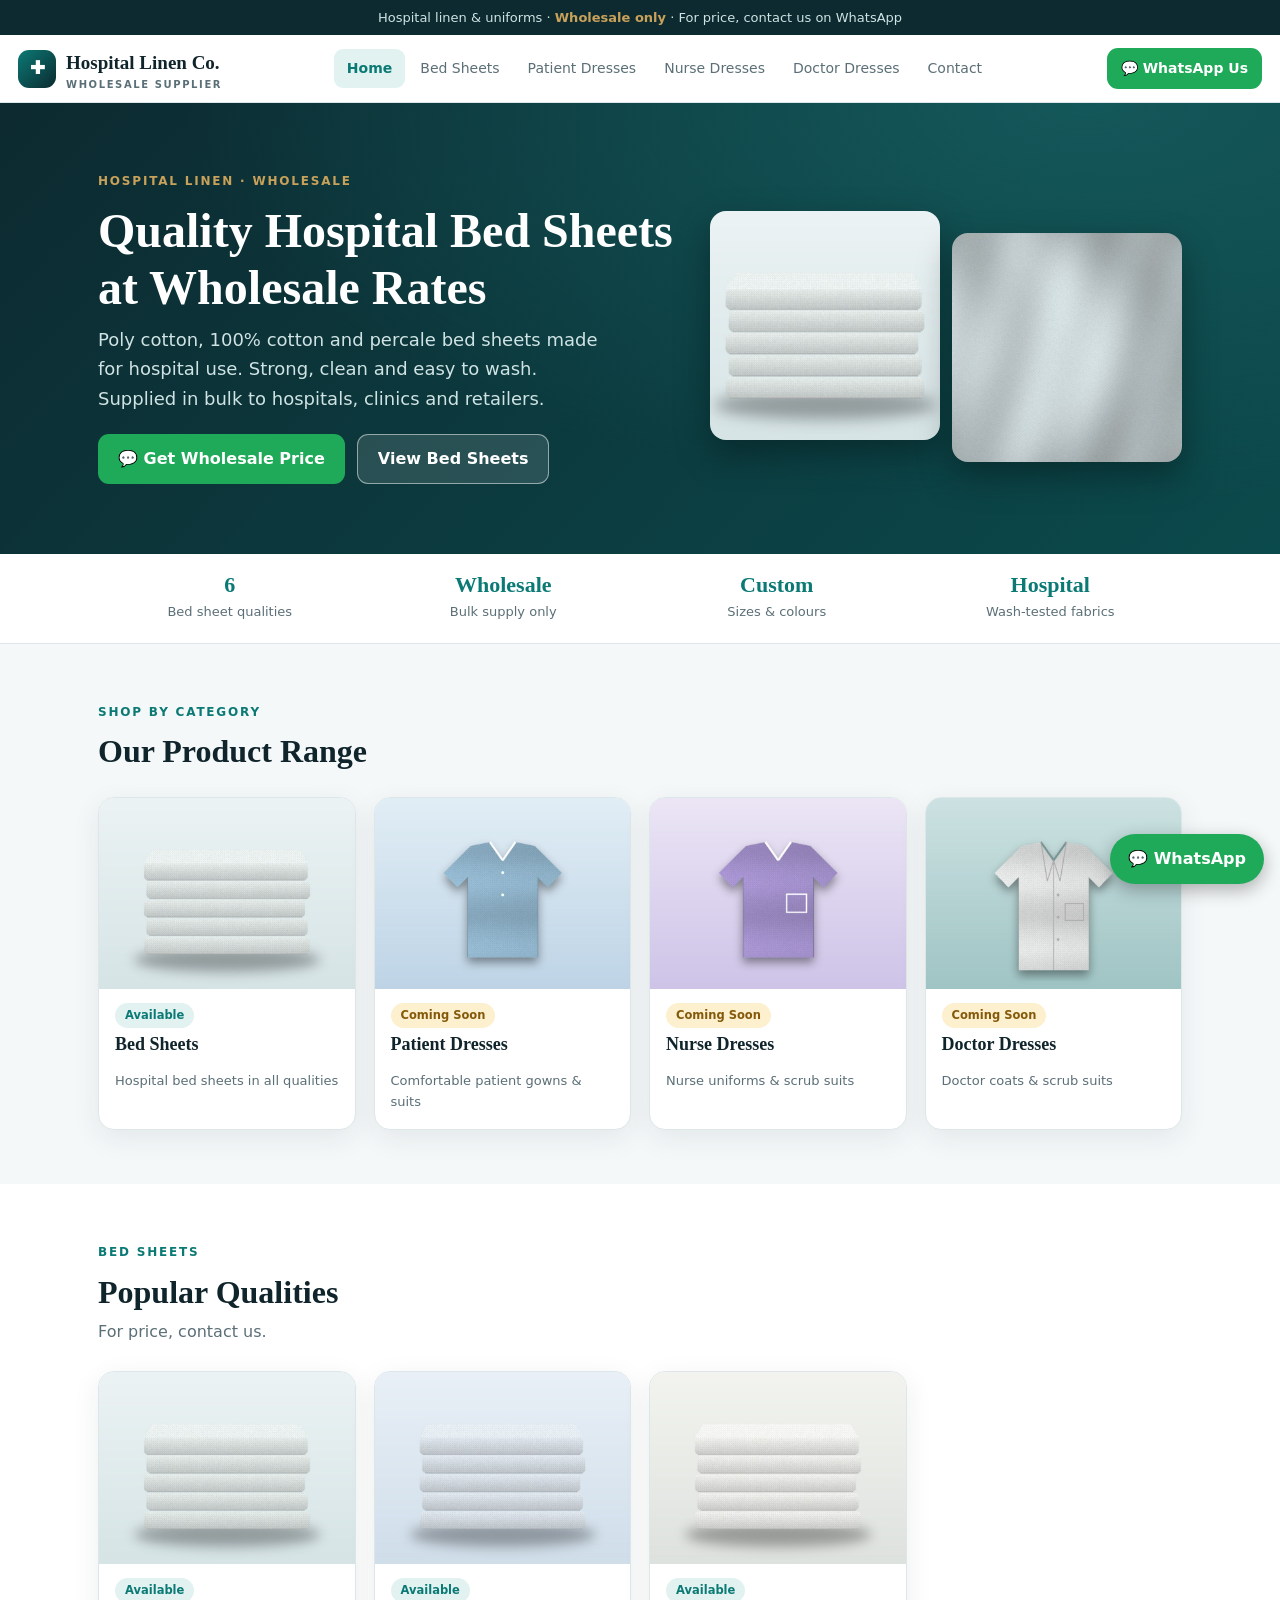
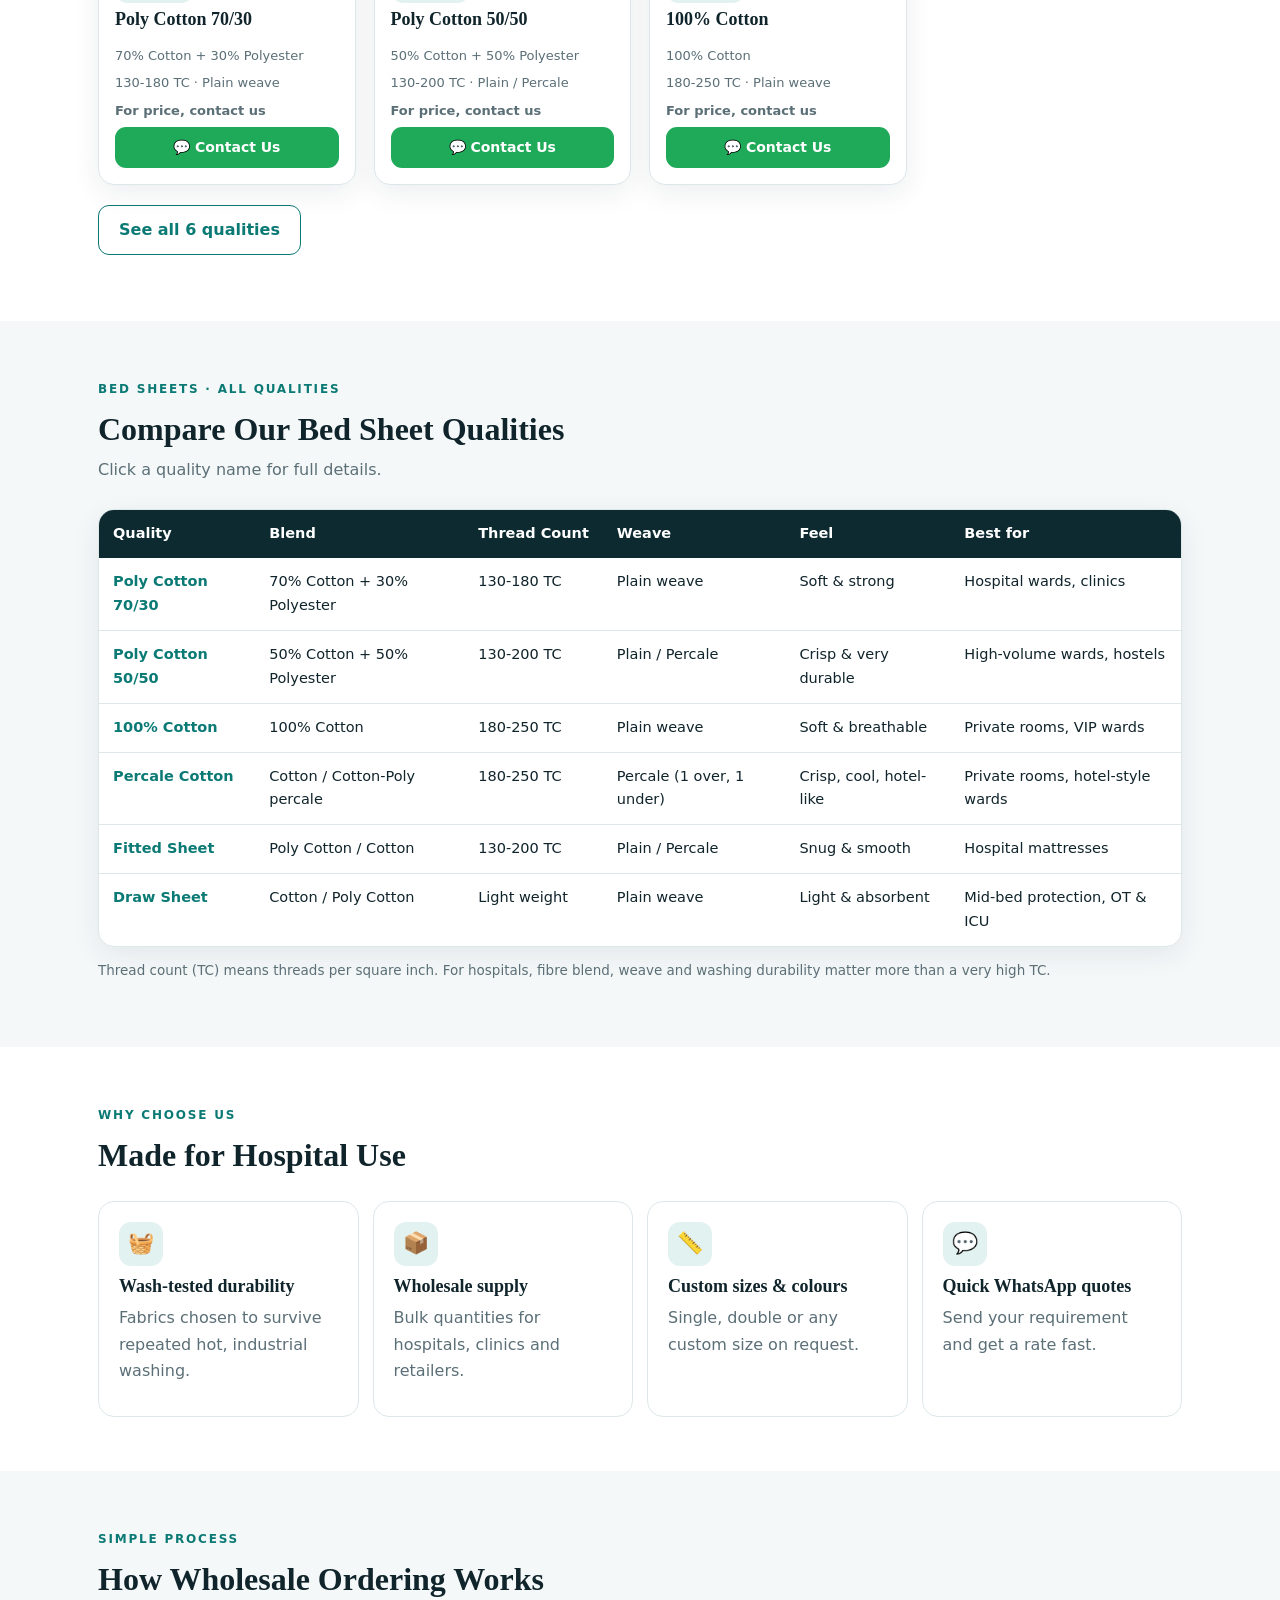
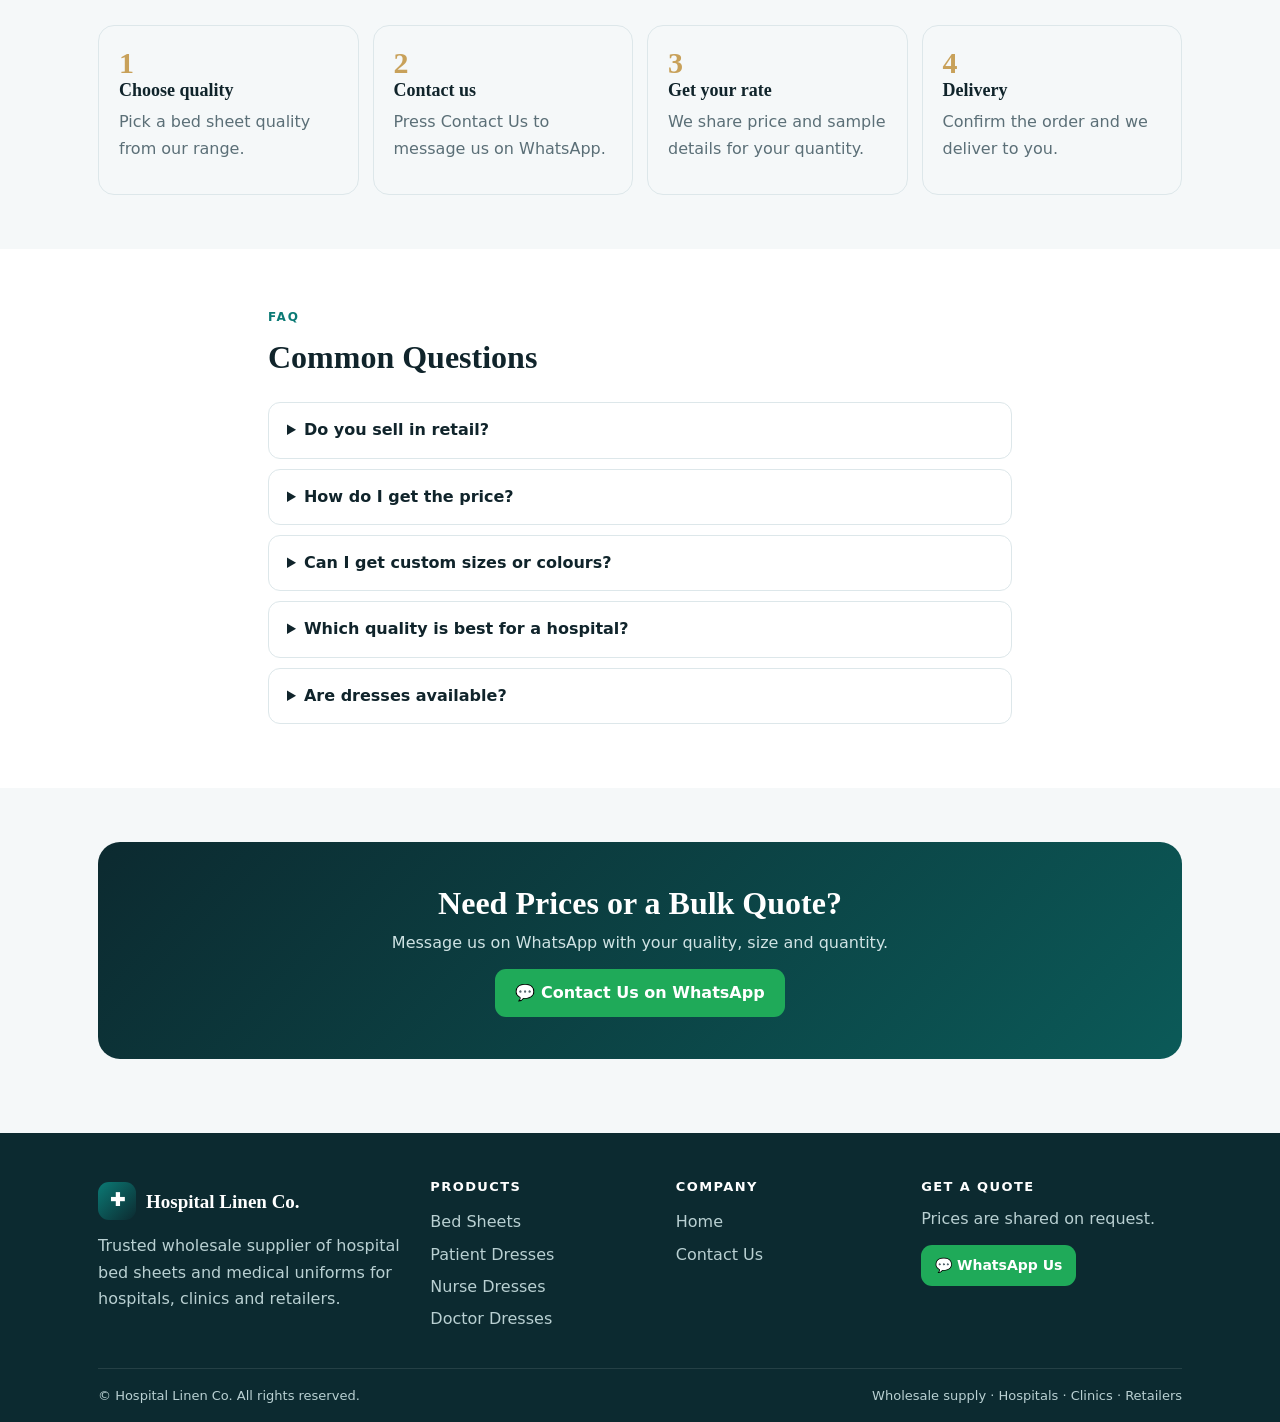
<file: index.html>
<!DOCTYPE html>
<html lang="en">

<head>
  <meta charset="utf-8">
  <meta name="viewport" content="width=device-width, initial-scale=1">
  <title>Hospital Linen Co. – Wholesale Hospital Bed Sheets</title>
  <link rel="stylesheet" href="css/base.css">
  <link rel="stylesheet" href="css/home.css">
</head>

<body data-page="home">
  <div id="site-header"></div>

  <!-- HERO -->
  <div class="hero">
    <div class="wrap g">
      <div>
        <span class="kick">Hospital Linen · Wholesale</span>
        <h1>Quality Hospital Bed Sheets at Wholesale Rates</h1>
        <p>Poly cotton, 100% cotton and percale bed sheets made for hospital use. Strong, clean and easy to wash.
          Supplied in bulk to hospitals, clinics and retailers.</p>
        <div class="btns">
          <a class="btn wa" data-wa="Hello, I want wholesale details for bed sheets">💬 Get Wholesale Price</a>
          <a class="btn w" href="bed-sheets.html">View Bed Sheets</a>
        </div>
      </div>
      <div class="imgs"><img src="images/hero-1.jpg" alt="Folded hospital bed sheets"><img src="images/hero-2.jpg"
          alt="Bed sheet fabric"></div>
    </div>
  </div>

  <!-- STATS -->
  <div class="stats">
    <div class="wrap">
      <div><b>6</b><span>Bed sheet qualities</span></div>
      <div><b>Wholesale</b><span>Bulk supply only</span></div>
      <div><b>Custom</b><span>Sizes &amp; colours</span></div>
      <div><b>Hospital</b><span>Wash-tested fabrics</span></div>
    </div>
  </div>

  <!-- CATEGORIES -->
  <section>
    <div class="wrap">
      <div class="sh"><span class="kick">Shop by category</span>
        <h2>Our Product Range</h2>
      </div>
      <div class="grid">
        <div class="card"><a href="bed-sheets.html"><img src="images/cat-bed-sheets.jpg" alt="Bed Sheets"></a>
          <div class="b"><span class="tag">Available</span><a href="bed-sheets.html">
              <h3>Bed Sheets</h3>
            </a>
            <div class="pill">Hospital bed sheets in all qualities</div>
          </div>
        </div>
        <div class="card"><a href="patient-dresses.html"><img src="images/cat-patient.jpg" alt="Patient Dresses"></a>
          <div class="b"><span class="tag soon">Coming Soon</span><a href="patient-dresses.html">
              <h3>Patient Dresses</h3>
            </a>
            <div class="pill">Comfortable patient gowns &amp; suits</div>
          </div>
        </div>
        <div class="card"><a href="nurse-dresses.html"><img src="images/cat-nurse.jpg" alt="Nurse Dresses"></a>
          <div class="b"><span class="tag soon">Coming Soon</span><a href="nurse-dresses.html">
              <h3>Nurse Dresses</h3>
            </a>
            <div class="pill">Nurse uniforms &amp; scrub suits</div>
          </div>
        </div>
        <div class="card"><a href="doctor-dresses.html"><img src="images/cat-doctor.jpg" alt="Doctor Dresses"></a>
          <div class="b"><span class="tag soon">Coming Soon</span><a href="doctor-dresses.html">
              <h3>Doctor Dresses</h3>
            </a>
            <div class="pill">Doctor coats &amp; scrub suits</div>
          </div>
        </div>
      </div>
    </div>
  </section>

  <!-- FEATURED BED SHEETS (home.js bharta hai) -->
  <section class="alt">
    <div class="wrap">
      <div class="sh"><span class="kick">Bed sheets</span>
        <h2>Popular Qualities</h2>
        <p class="mut">For price, contact us.</p>
      </div>
      <div class="grid" id="home-cards"></div>
      <p style="margin-top:20px"><a class="btn o" href="bed-sheets.html">See all 6 qualities</a></p>
    </div>
  </section>

  <!-- COMPARISON TABLE (home.js bharta hai) -->
  <section>
    <div class="wrap">
      <div class="sh"><span class="kick">Bed sheets · all qualities</span>
        <h2>Compare Our Bed Sheet Qualities</h2>
        <p class="mut">Click a quality name for full details.</p>
      </div>
      <div id="home-table"></div>
      <p class="mut" style="margin-top:12px;font-size:13.5px">Thread count (TC) means threads per square inch. For
        hospitals, fibre blend, weave and washing durability matter more than a very high TC.</p>
    </div>
  </section>

  <!-- WHY US -->
  <section class="alt">
    <div class="wrap">
      <div class="sh"><span class="kick">Why choose us</span>
        <h2>Made for Hospital Use</h2>
      </div>
      <div class="cards2">
        <div class="feat">
          <div class="ic">🧺</div>
          <h3>Wash-tested durability</h3>
          <p class="mut">Fabrics chosen to survive repeated hot, industrial washing.</p>
        </div>
        <div class="feat">
          <div class="ic">📦</div>
          <h3>Wholesale supply</h3>
          <p class="mut">Bulk quantities for hospitals, clinics and retailers.</p>
        </div>
        <div class="feat">
          <div class="ic">📏</div>
          <h3>Custom sizes &amp; colours</h3>
          <p class="mut">Single, double or any custom size on request.</p>
        </div>
        <div class="feat">
          <div class="ic">💬</div>
          <h3>Quick WhatsApp quotes</h3>
          <p class="mut">Send your requirement and get a rate fast.</p>
        </div>
      </div>
    </div>
  </section>

  <!-- STEPS -->
  <section>
    <div class="wrap">
      <div class="sh"><span class="kick">Simple process</span>
        <h2>How Wholesale Ordering Works</h2>
      </div>
      <div class="steps">
        <div>
          <h3>Choose quality</h3>
          <p class="mut">Pick a bed sheet quality from our range.</p>
        </div>
        <div>
          <h3>Contact us</h3>
          <p class="mut">Press Contact Us to message us on WhatsApp.</p>
        </div>
        <div>
          <h3>Get your rate</h3>
          <p class="mut">We share price and sample details for your quantity.</p>
        </div>
        <div>
          <h3>Delivery</h3>
          <p class="mut">Confirm the order and we deliver to you.</p>
        </div>
      </div>
    </div>
  </section>

  <!-- FAQ -->
  <section class="alt">
    <div class="wrap faq">
      <div class="sh"><span class="kick">FAQ</span>
        <h2>Common Questions</h2>
      </div>
      <details>
        <summary>Do you sell in retail?</summary>
        <p class="mut">No, we supply on a wholesale basis only, for hospitals, clinics and retailers.</p>
      </details>
      <details>
        <summary>How do I get the price?</summary>
        <p class="mut">Prices are not listed on the website. Press Contact Us and message us on WhatsApp; we will share
          the rate for your quantity.</p>
      </details>
      <details>
        <summary>Can I get custom sizes or colours?</summary>
        <p class="mut">Yes. Single, double and custom sizes are possible. Tell us your requirement on WhatsApp.</p>
      </details>
      <details>
        <summary>Which quality is best for a hospital?</summary>
        <p class="mut">Poly cotton blends (70/30 or 50/50) are the most common because they survive repeated hot
          washing. Pure cotton and percale suit private rooms.</p>
      </details>
      <details>
        <summary>Are dresses available?</summary>
        <p class="mut">Patient, nurse and doctor dresses are coming soon. Contact us to be told when they launch.</p>
      </details>
    </div>
  </section>

  <!-- CTA -->
  <section>
    <div class="wrap">
      <div class="cta">
        <h2>Need Prices or a Bulk Quote?</h2>
        <p>Message us on WhatsApp with your quality, size and quantity.</p>
        <a class="btn wa" data-wa="Hello, I want a bulk quote">💬 Contact Us on WhatsApp</a>
      </div>
    </div>
  </section>

  <div id="site-footer"></div>

  <script src="js/config.js"></script>
  <script src="js/data.js"></script>
  <script src="js/layout.js"></script>
  <script src="js/cards.js"></script>
  <script src="js/home.js"></script>
</body>

</html>
</file>
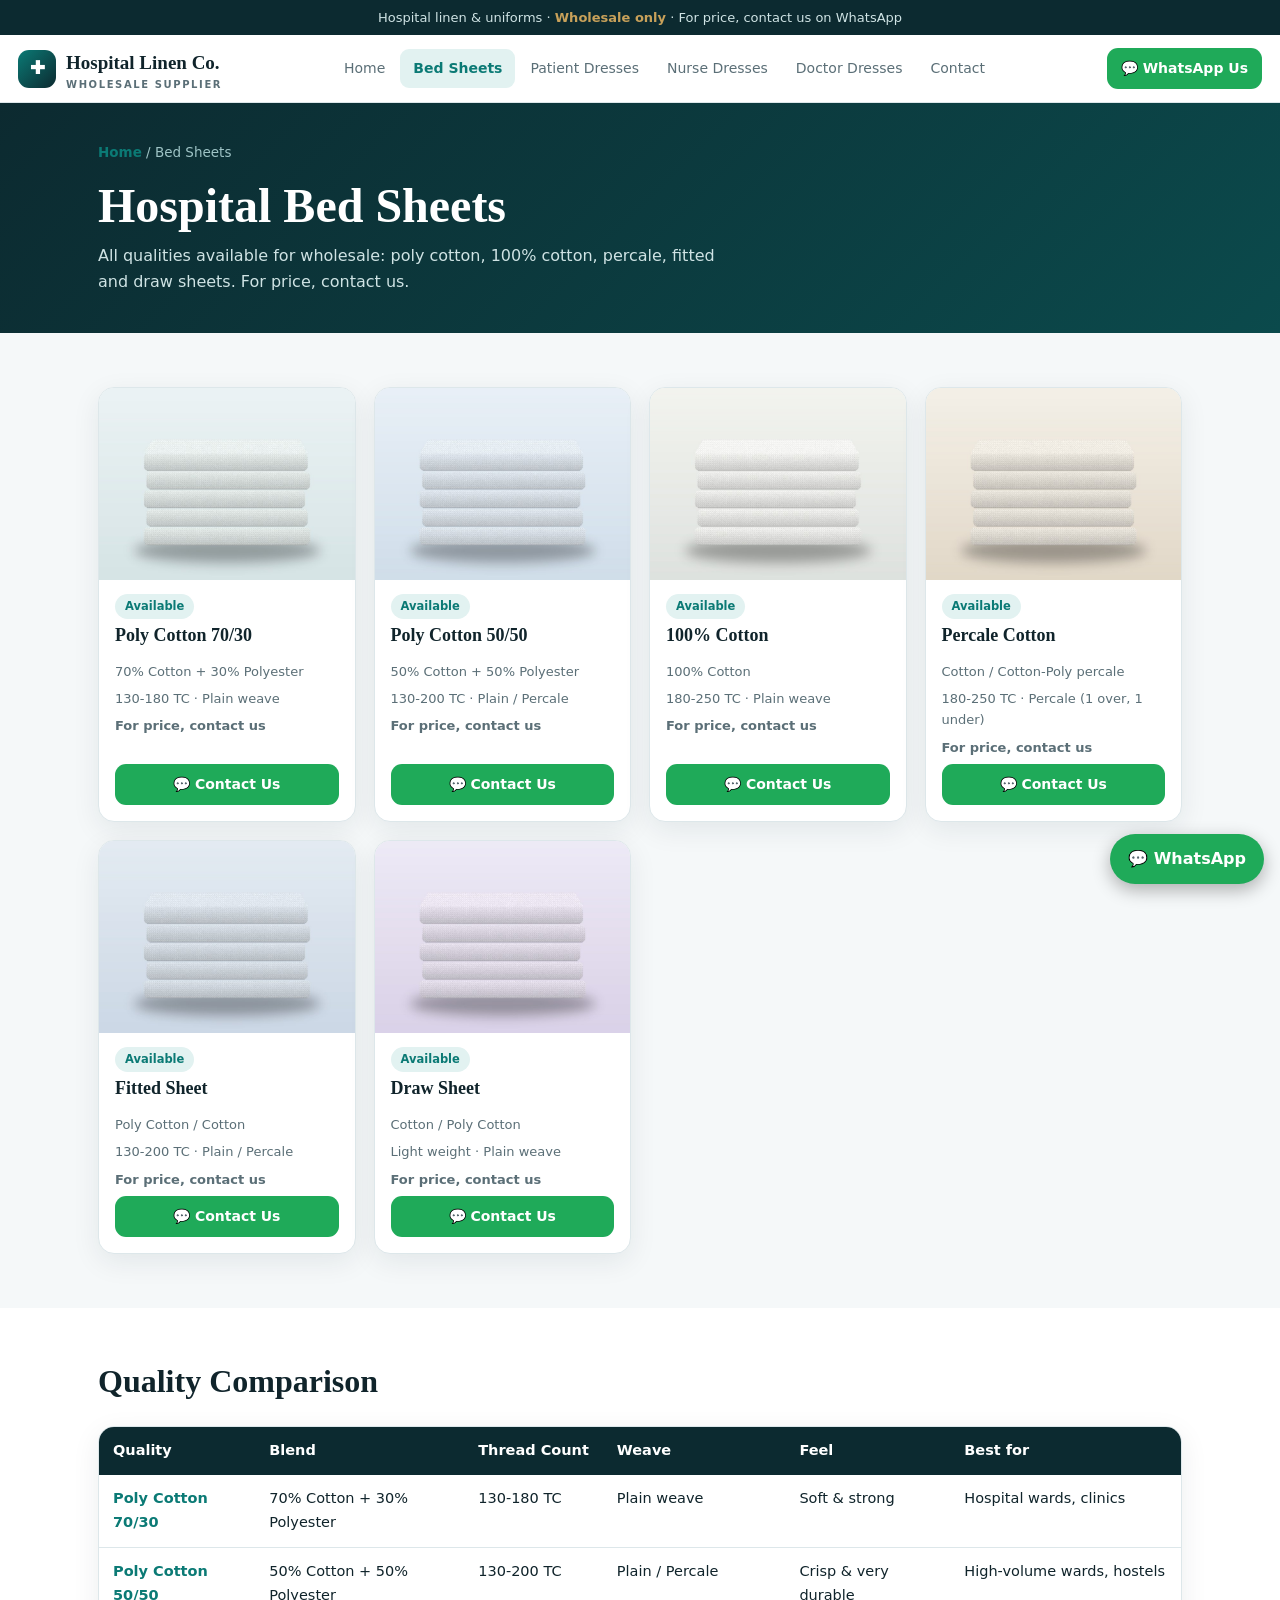
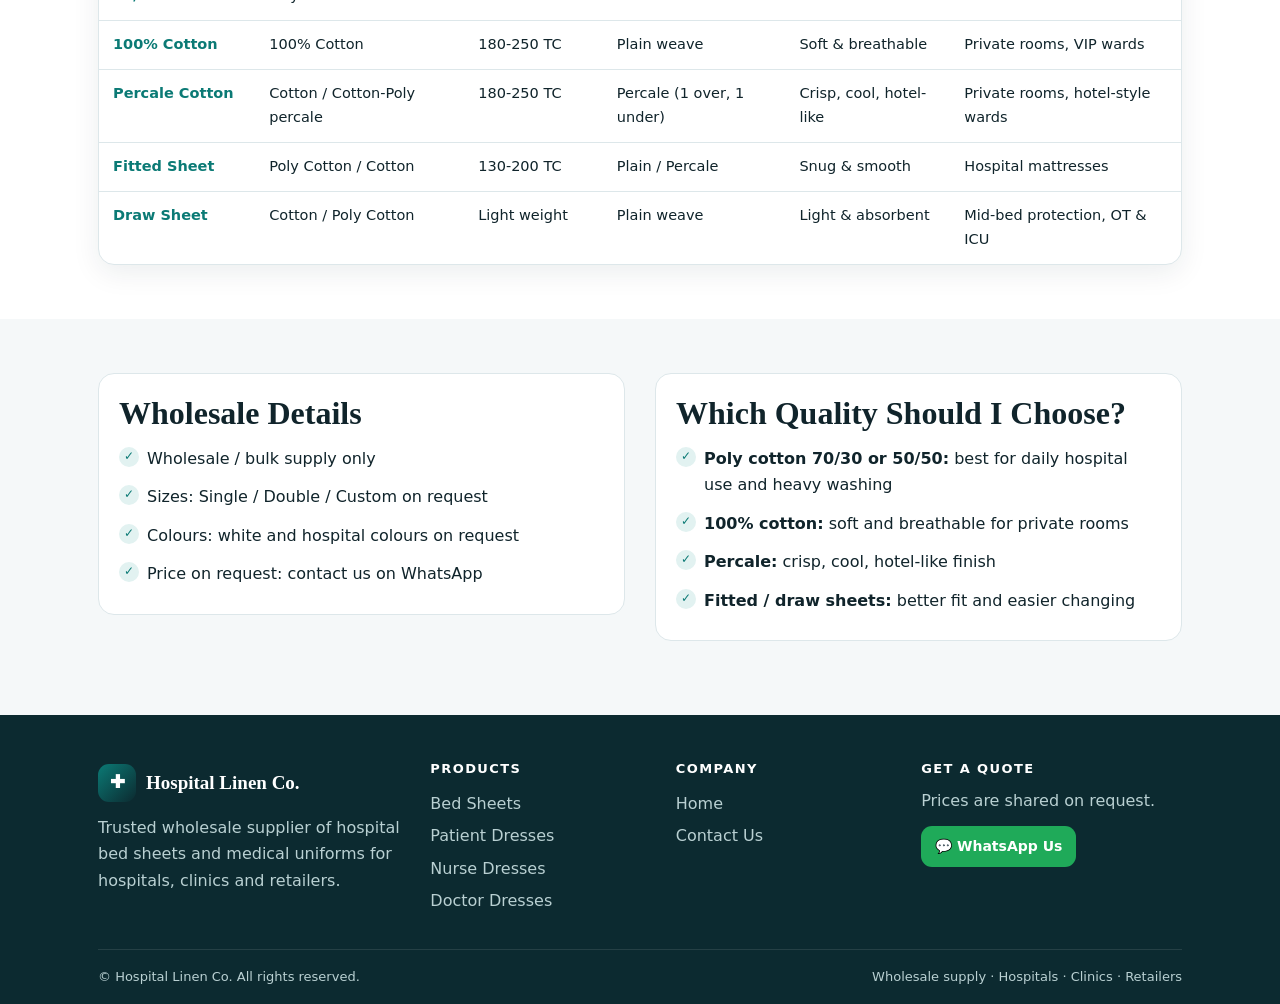
<file: bed-sheets.html>
<!DOCTYPE html>
<html lang="en">
<head>
  <meta charset="utf-8">
  <meta name="viewport" content="width=device-width, initial-scale=1">
  <title>Hospital Bed Sheets – Wholesale | Hospital Linen Co.</title>
  <link rel="stylesheet" href="css/base.css">
  <link rel="stylesheet" href="css/bed-sheets.css">
</head>
<body data-page="bed-sheets">
  <div id="site-header"></div>

  <div class="phead"><div class="wrap">
    <div class="crumb"><a href="index.html">Home</a> / Bed Sheets</div>
    <h1>Hospital Bed Sheets</h1>
    <p>All qualities available for wholesale: poly cotton, 100% cotton, percale, fitted and draw sheets. For price, contact us.</p>
  </div></div>

  <!-- Products (bed-sheets.js bharta hai) -->
  <section><div class="wrap"><div class="grid" id="bs-cards"></div></div></section>

  <section class="alt"><div class="wrap">
    <div class="sh"><h2>Quality Comparison</h2></div>
    <div id="bs-table"></div>
  </div></section>

  <section><div class="wrap two">
    <div class="box">
      <h2>Wholesale Details</h2>
      <ul class="ck">
        <li>Wholesale / bulk supply only</li>
        <li>Sizes: Single / Double / Custom on request</li>
        <li>Colours: white and hospital colours on request</li>
        <li>Price on request: contact us on WhatsApp</li>
      </ul>
    </div>
    <div class="box">
      <h2>Which Quality Should I Choose?</h2>
      <ul class="ck">
        <li><b>Poly cotton 70/30 or 50/50:</b> best for daily hospital use and heavy washing</li>
        <li><b>100% cotton:</b> soft and breathable for private rooms</li>
        <li><b>Percale:</b> crisp, cool, hotel-like finish</li>
        <li><b>Fitted / draw sheets:</b> better fit and easier changing</li>
      </ul>
    </div>
  </div></section>

  <div id="site-footer"></div>

  <script src="js/config.js"></script>
  <script src="js/data.js"></script>
  <script src="js/layout.js"></script>
  <script src="js/cards.js"></script>
  <script src="js/bed-sheets.js"></script>
</body>
</html>
</file>
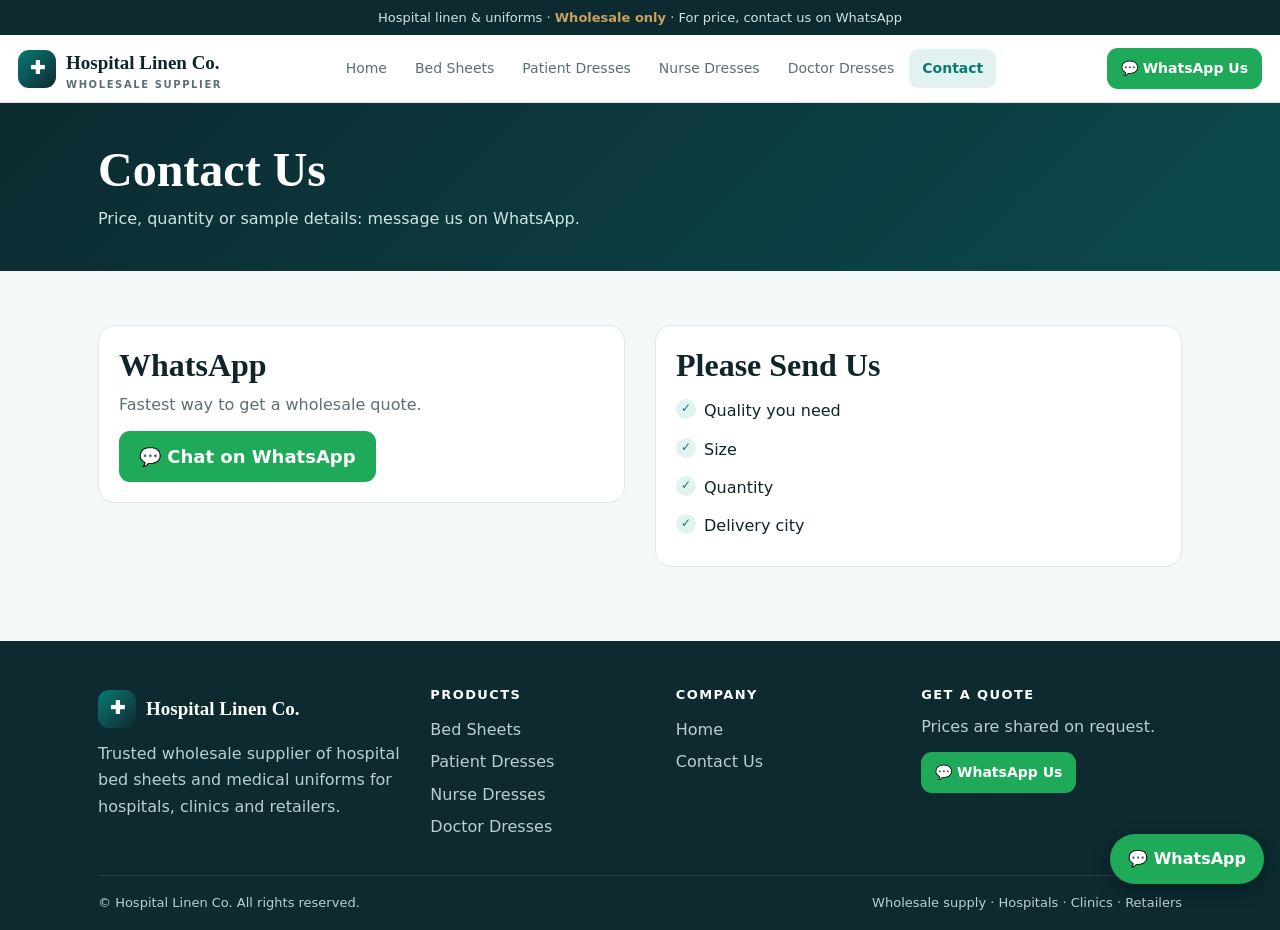
<file: contact.html>
<!DOCTYPE html>
<html lang="en">
<head>
  <meta charset="utf-8">
  <meta name="viewport" content="width=device-width, initial-scale=1">
  <title>Contact Us | Hospital Linen Co.</title>
  <link rel="stylesheet" href="css/base.css">
  <link rel="stylesheet" href="css/contact.css">
</head>
<body data-page="contact">
  <div id="site-header"></div>

  <div class="phead"><div class="wrap"><h1>Contact Us</h1><p>Price, quantity or sample details: message us on WhatsApp.</p></div></div>

  <section><div class="wrap two">
    <div class="box">
      <h2>WhatsApp</h2>
      <p class="mut">Fastest way to get a wholesale quote.</p>
      <a class="btn wa contact-wa" data-wa="Hello, I want wholesale details">💬 Chat on WhatsApp</a>
    </div>
    <div class="box">
      <h2>Please Send Us</h2>
      <ul class="ck"><li>Quality you need</li><li>Size</li><li>Quantity</li><li>Delivery city</li></ul>
    </div>
  </div></section>

  <div id="site-footer"></div>

  <script src="js/config.js"></script>
  <script src="js/layout.js"></script>
</body>
</html>
</file>
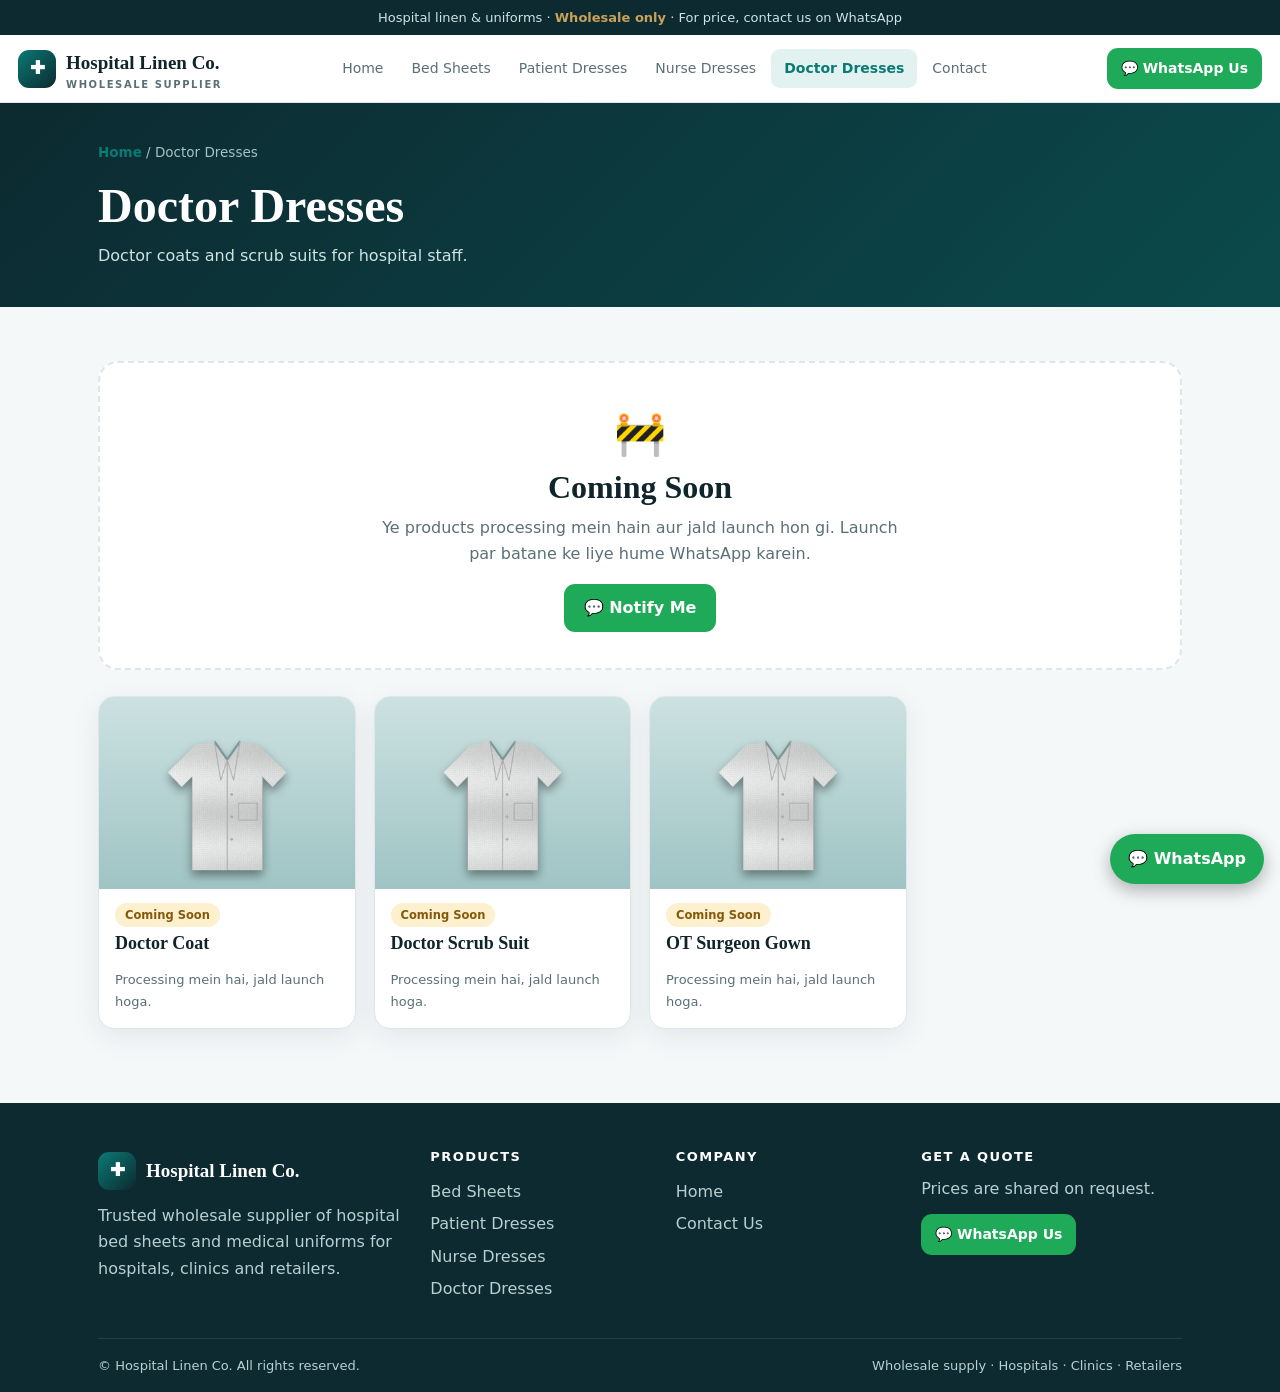
<file: doctor-dresses.html>
<!DOCTYPE html>
<html lang="en">
<head>
  <meta charset="utf-8">
  <meta name="viewport" content="width=device-width, initial-scale=1">
  <title>Doctor Dresses – Coming Soon | Hospital Linen Co.</title>
  <link rel="stylesheet" href="css/base.css">
  <link rel="stylesheet" href="css/coming-soon.css">
</head>
<body data-page="doctor-dresses">
  <div id="site-header"></div>

  <div class="phead"><div class="wrap">
    <div class="crumb"><a href="index.html">Home</a> / Doctor Dresses</div>
    <h1>Doctor Dresses</h1><p>Doctor coats and scrub suits for hospital staff.</p>
  </div></div>

  <section><div class="wrap">
    <div class="soonbox">
      <div class="big">🚧</div>
      <h2>Coming Soon</h2>
      <p class="mut">Ye products processing mein hain aur jald launch hon gi. Launch par batane ke liye hume WhatsApp karein.</p>
      <a class="btn wa" data-wa="Hello, please inform me when Doctor Dresses are launched">💬 Notify Me</a>
    </div>
    <div class="grid">
      <div class="card"><img src="images/cat-doctor.jpg" alt="Doctor Coat"><div class="b"><span class="tag soon">Coming Soon</span><h3>Doctor Coat</h3><div class="pill">Processing mein hai, jald launch hoga.</div></div></div>
      <div class="card"><img src="images/cat-doctor.jpg" alt="Doctor Scrub Suit"><div class="b"><span class="tag soon">Coming Soon</span><h3>Doctor Scrub Suit</h3><div class="pill">Processing mein hai, jald launch hoga.</div></div></div>
      <div class="card"><img src="images/cat-doctor.jpg" alt="OT Surgeon Gown"><div class="b"><span class="tag soon">Coming Soon</span><h3>OT Surgeon Gown</h3><div class="pill">Processing mein hai, jald launch hoga.</div></div></div>
    </div>
  </div></section>

  <div id="site-footer"></div>

  <script src="js/config.js"></script>
  <script src="js/layout.js"></script>
</body>
</html>
</file>
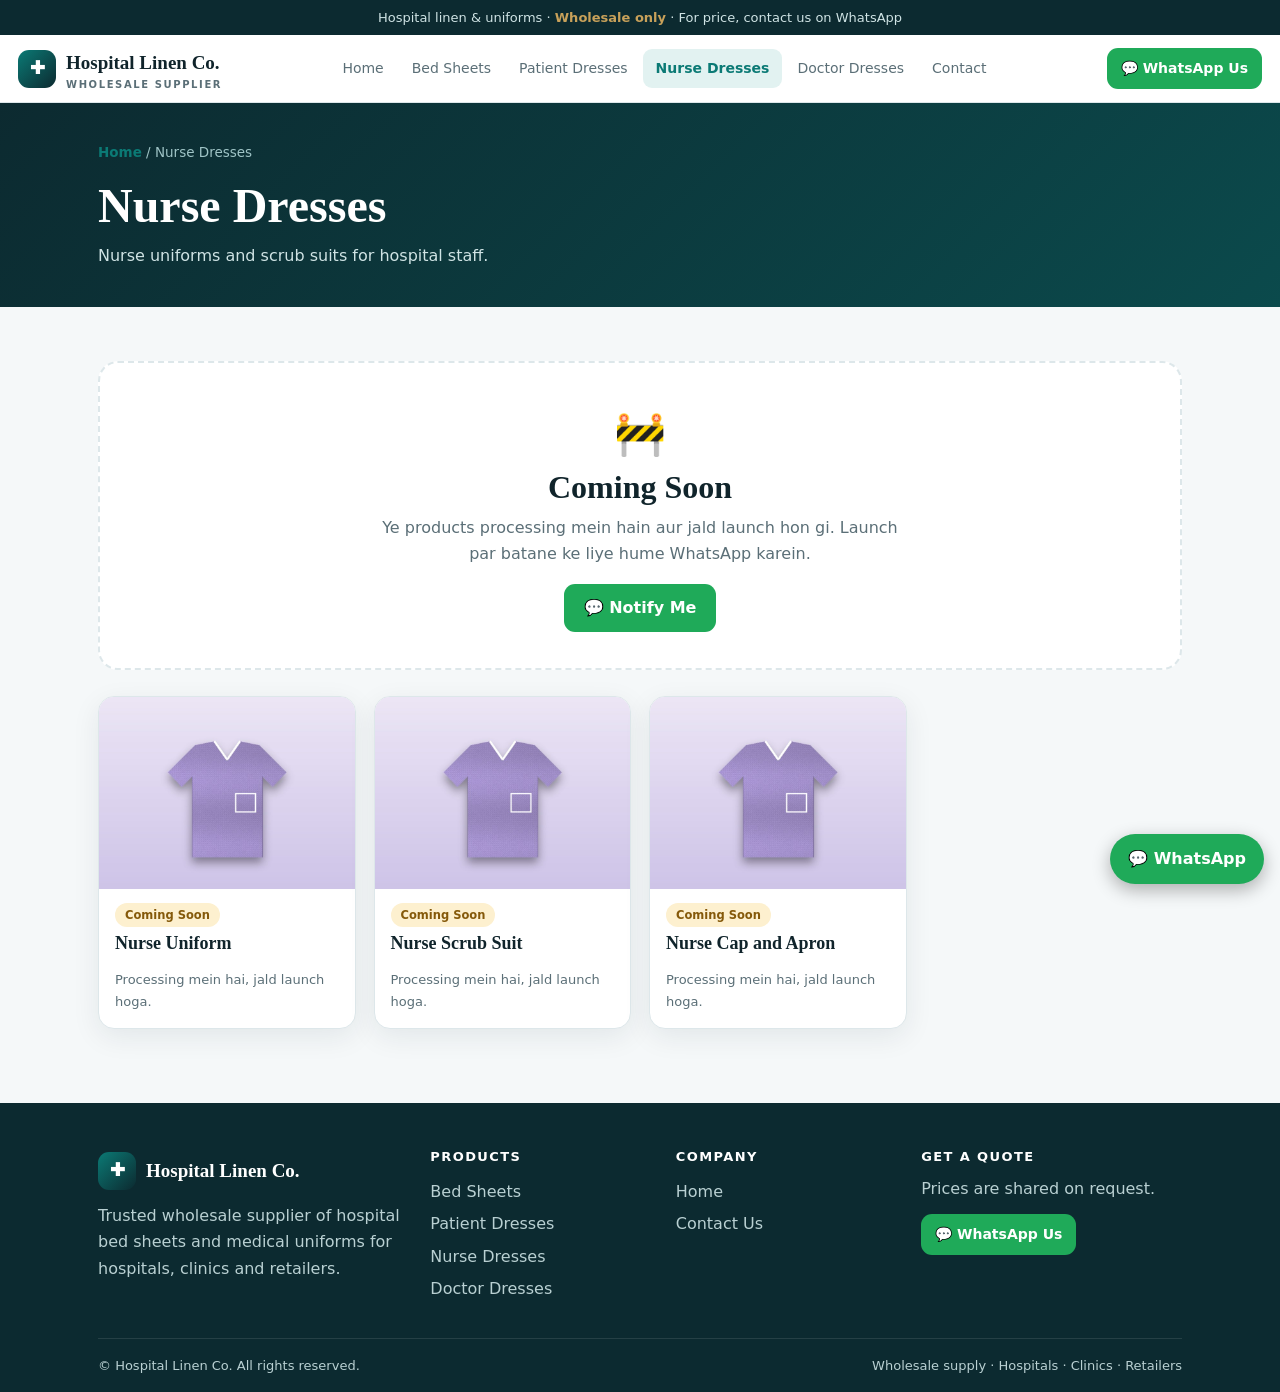
<file: nurse-dresses.html>
<!DOCTYPE html>
<html lang="en">
<head>
  <meta charset="utf-8">
  <meta name="viewport" content="width=device-width, initial-scale=1">
  <title>Nurse Dresses – Coming Soon | Hospital Linen Co.</title>
  <link rel="stylesheet" href="css/base.css">
  <link rel="stylesheet" href="css/coming-soon.css">
</head>
<body data-page="nurse-dresses">
  <div id="site-header"></div>

  <div class="phead"><div class="wrap">
    <div class="crumb"><a href="index.html">Home</a> / Nurse Dresses</div>
    <h1>Nurse Dresses</h1><p>Nurse uniforms and scrub suits for hospital staff.</p>
  </div></div>

  <section><div class="wrap">
    <div class="soonbox">
      <div class="big">🚧</div>
      <h2>Coming Soon</h2>
      <p class="mut">Ye products processing mein hain aur jald launch hon gi. Launch par batane ke liye hume WhatsApp karein.</p>
      <a class="btn wa" data-wa="Hello, please inform me when Nurse Dresses are launched">💬 Notify Me</a>
    </div>
    <div class="grid">
      <div class="card"><img src="images/cat-nurse.jpg" alt="Nurse Uniform"><div class="b"><span class="tag soon">Coming Soon</span><h3>Nurse Uniform</h3><div class="pill">Processing mein hai, jald launch hoga.</div></div></div>
      <div class="card"><img src="images/cat-nurse.jpg" alt="Nurse Scrub Suit"><div class="b"><span class="tag soon">Coming Soon</span><h3>Nurse Scrub Suit</h3><div class="pill">Processing mein hai, jald launch hoga.</div></div></div>
      <div class="card"><img src="images/cat-nurse.jpg" alt="Nurse Cap and Apron"><div class="b"><span class="tag soon">Coming Soon</span><h3>Nurse Cap and Apron</h3><div class="pill">Processing mein hai, jald launch hoga.</div></div></div>
    </div>
  </div></section>

  <div id="site-footer"></div>

  <script src="js/config.js"></script>
  <script src="js/layout.js"></script>
</body>
</html>
</file>
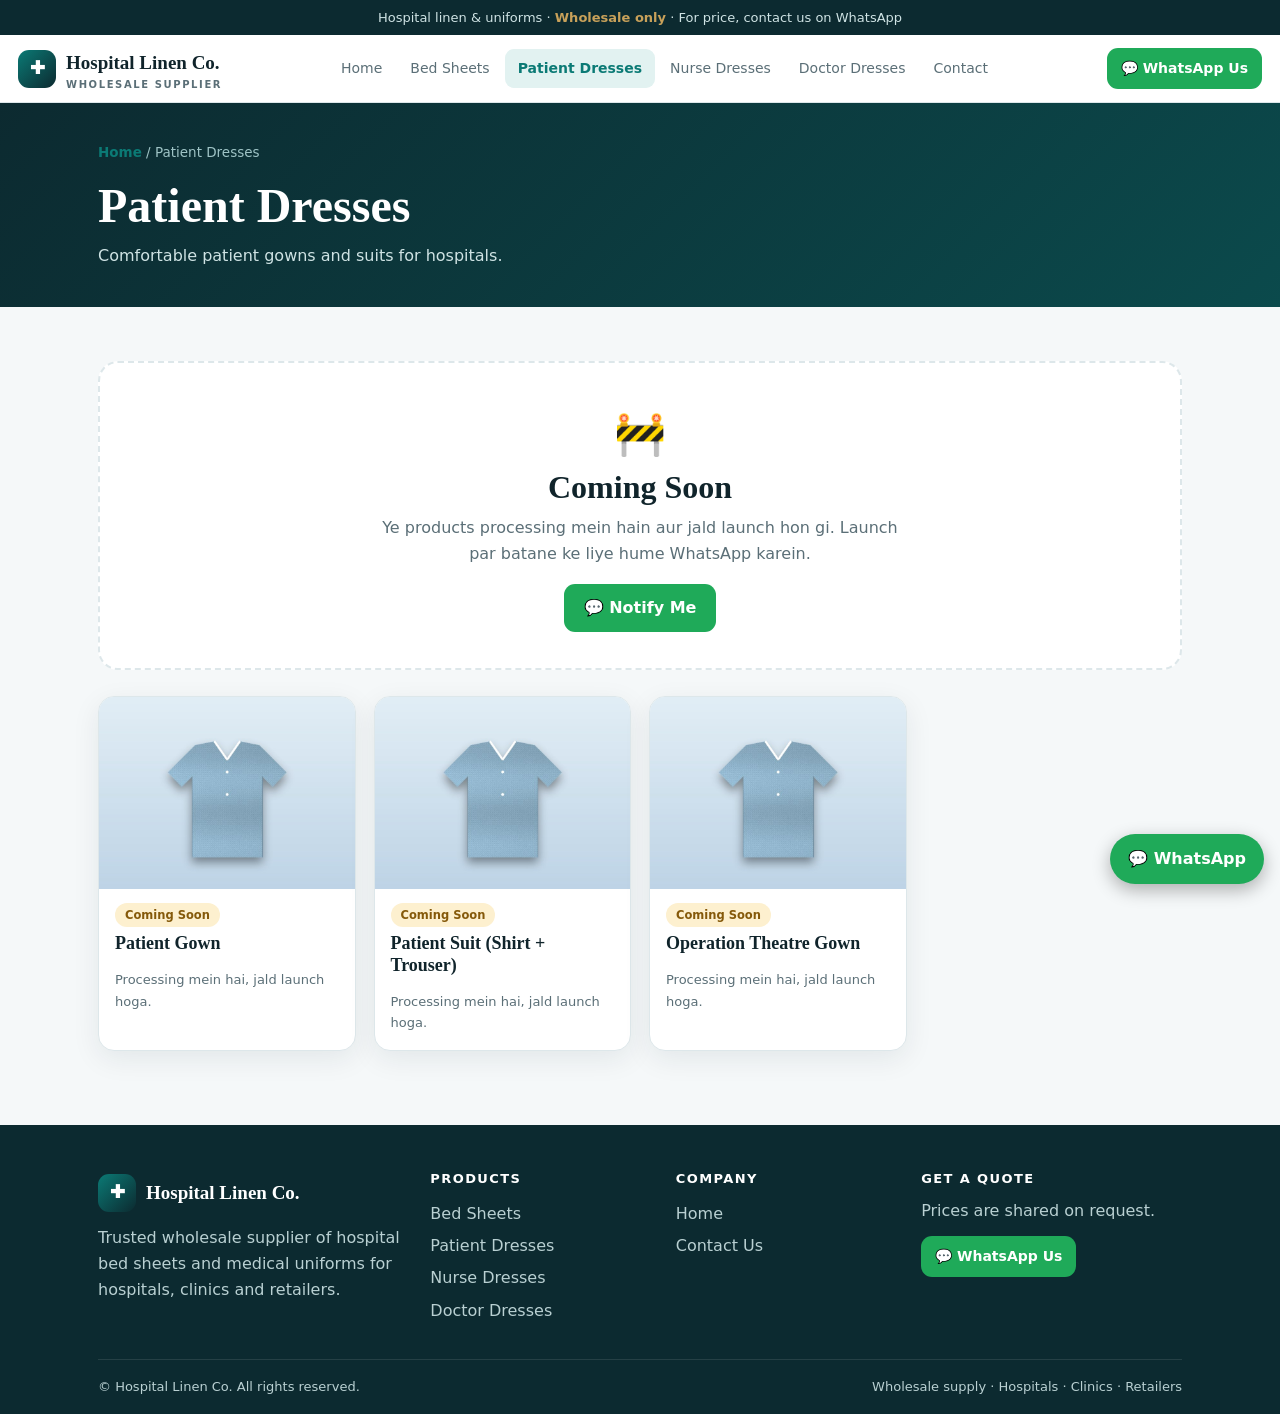
<file: patient-dresses.html>
<!DOCTYPE html>
<html lang="en">
<head>
  <meta charset="utf-8">
  <meta name="viewport" content="width=device-width, initial-scale=1">
  <title>Patient Dresses – Coming Soon | Hospital Linen Co.</title>
  <link rel="stylesheet" href="css/base.css">
  <link rel="stylesheet" href="css/coming-soon.css">
</head>
<body data-page="patient-dresses">
  <div id="site-header"></div>

  <div class="phead"><div class="wrap">
    <div class="crumb"><a href="index.html">Home</a> / Patient Dresses</div>
    <h1>Patient Dresses</h1><p>Comfortable patient gowns and suits for hospitals.</p>
  </div></div>

  <section><div class="wrap">
    <div class="soonbox">
      <div class="big">🚧</div>
      <h2>Coming Soon</h2>
      <p class="mut">Ye products processing mein hain aur jald launch hon gi. Launch par batane ke liye hume WhatsApp karein.</p>
      <a class="btn wa" data-wa="Hello, please inform me when Patient Dresses are launched">💬 Notify Me</a>
    </div>
    <div class="grid">
      <div class="card"><img src="images/cat-patient.jpg" alt="Patient Gown"><div class="b"><span class="tag soon">Coming Soon</span><h3>Patient Gown</h3><div class="pill">Processing mein hai, jald launch hoga.</div></div></div>
      <div class="card"><img src="images/cat-patient.jpg" alt="Patient Suit (Shirt + Trouser)"><div class="b"><span class="tag soon">Coming Soon</span><h3>Patient Suit (Shirt + Trouser)</h3><div class="pill">Processing mein hai, jald launch hoga.</div></div></div>
      <div class="card"><img src="images/cat-patient.jpg" alt="Operation Theatre Gown"><div class="b"><span class="tag soon">Coming Soon</span><h3>Operation Theatre Gown</h3><div class="pill">Processing mein hai, jald launch hoga.</div></div></div>
    </div>
  </div></section>

  <div id="site-footer"></div>

  <script src="js/config.js"></script>
  <script src="js/layout.js"></script>
</body>
</html>
</file>
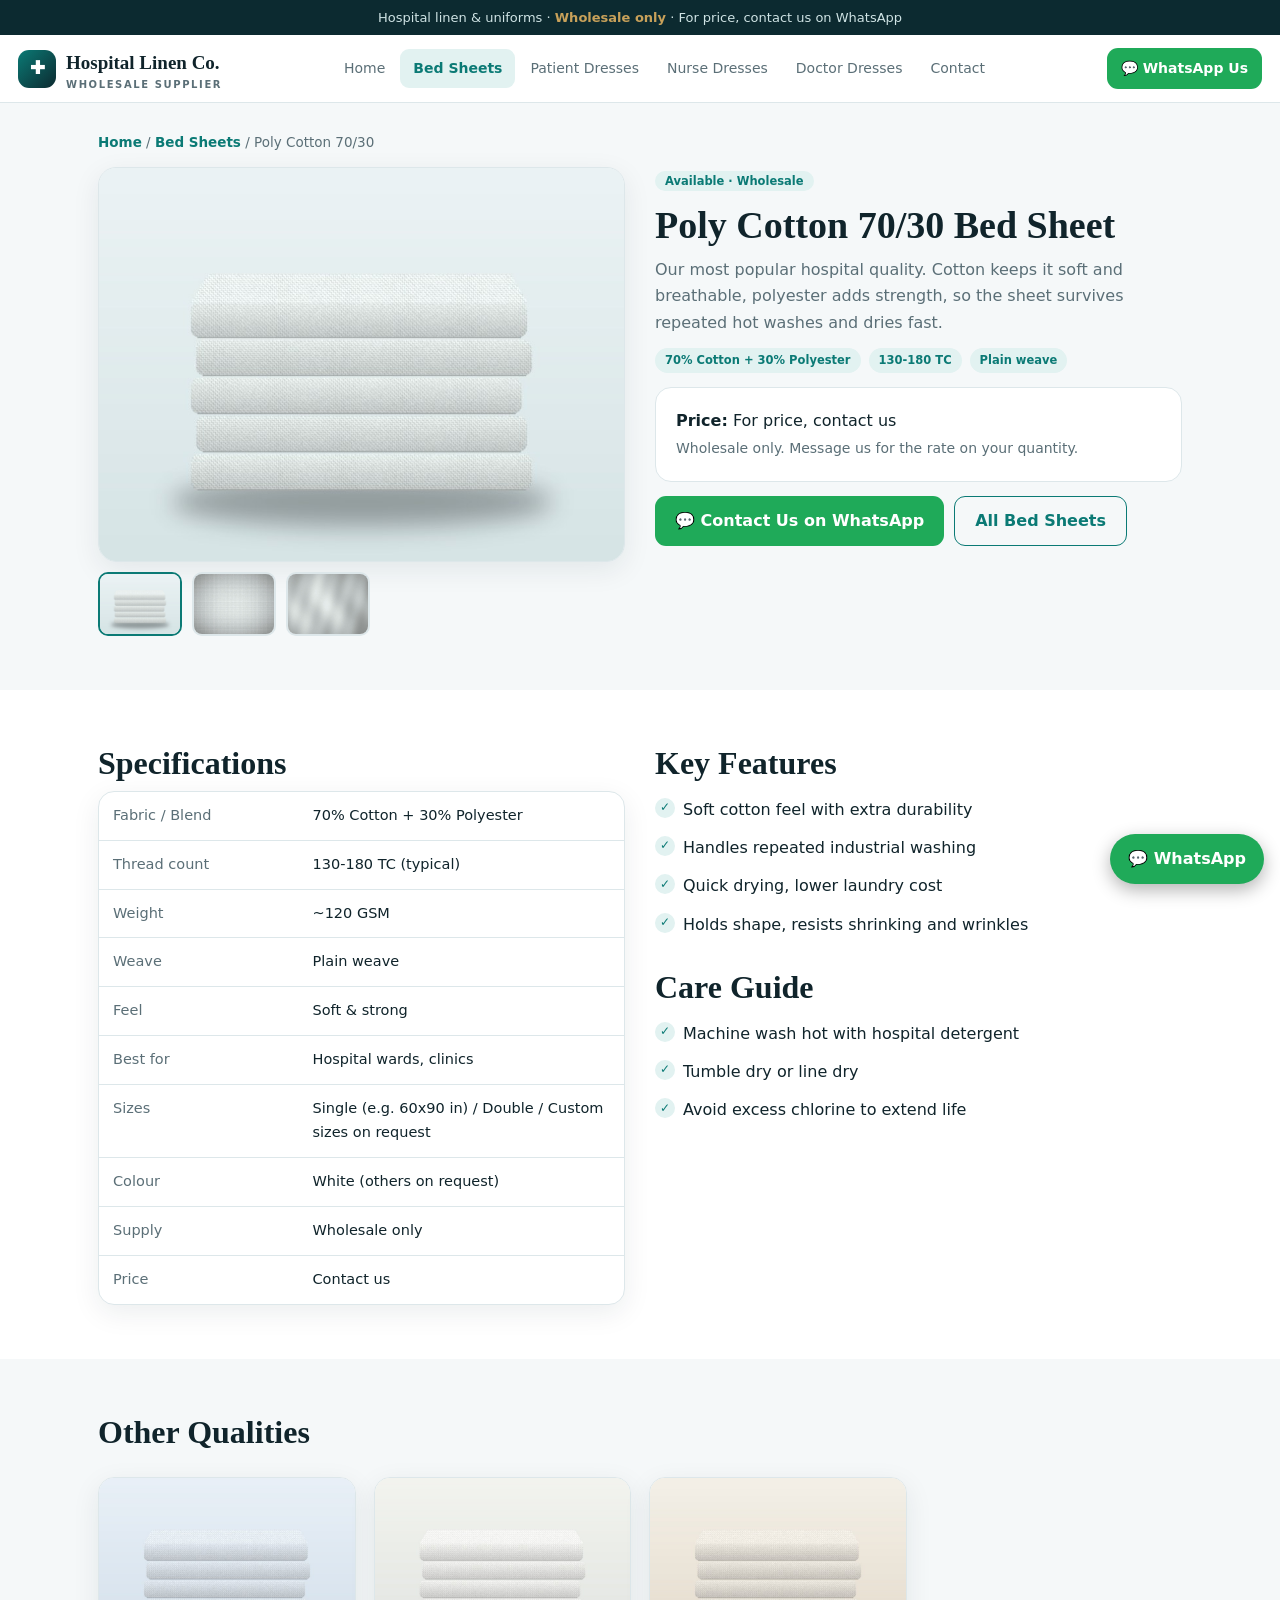
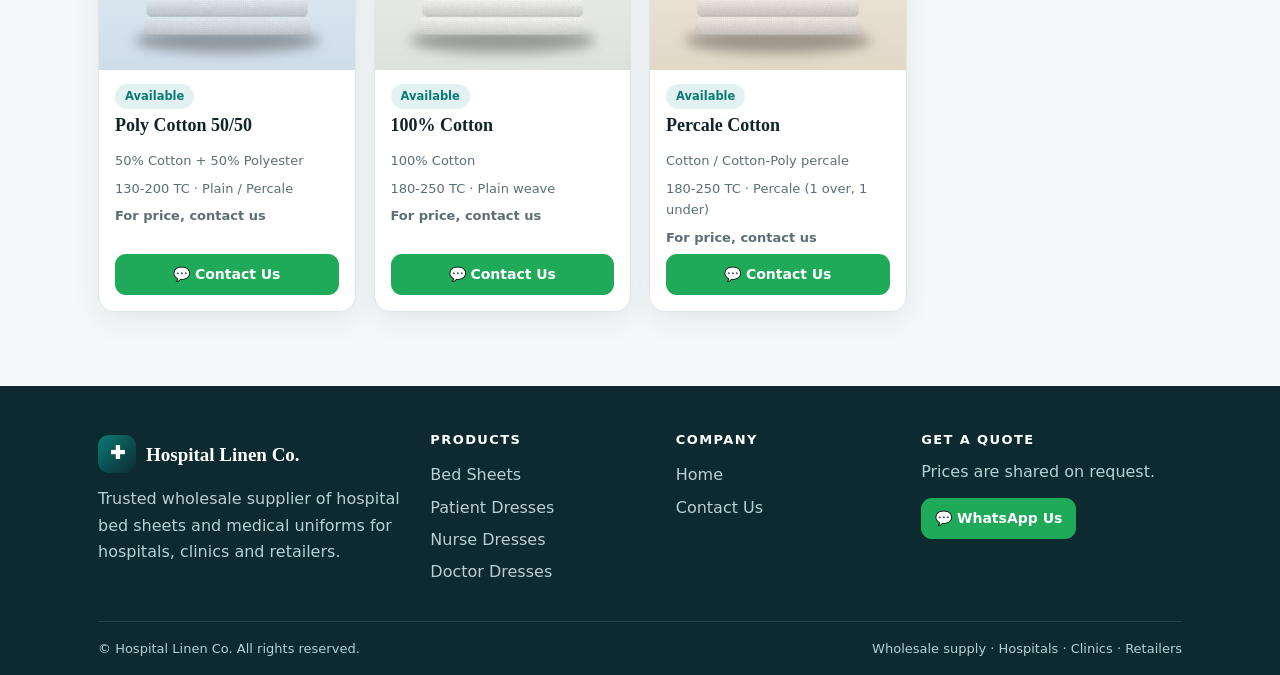
<file: product.html>
<!DOCTYPE html>
<html lang="en">
<head>
  <meta charset="utf-8">
  <meta name="viewport" content="width=device-width, initial-scale=1">
  <title>Bed Sheet | Hospital Linen Co.</title>
  <link rel="stylesheet" href="css/base.css">
  <link rel="stylesheet" href="css/product.css">
</head>
<body data-page="bed-sheets">
  <div id="site-header"></div>

  <section style="padding-top:28px"><div class="wrap">
    <div class="crumb"><a href="index.html">Home</a> / <a href="bed-sheets.html">Bed Sheets</a> / <span id="p-crumb"></span></div>
    <div class="two">
      <div>
        <img id="p-main" src="" alt="">
        <div class="thumbs" id="p-thumbs"></div>
      </div>
      <div>
        <span class="tag">Available · Wholesale</span>
        <h1 id="p-title" style="margin-top:10px;font-size:clamp(28px,4vw,38px)"></h1>
        <p class="mut" id="p-desc"></p>
        <div class="badges" id="p-badges"></div>
        <div class="box price-box"><b>Price:</b> For price, contact us<br><span class="mut" style="font-size:14px">Wholesale only. Message us for the rate on your quantity.</span></div>
        <div class="btns">
          <a class="btn wa" id="p-wa" target="_blank" rel="noopener">💬 Contact Us on WhatsApp</a>
          <a class="btn o" href="bed-sheets.html">All Bed Sheets</a>
        </div>
      </div>
    </div>
  </div></section>

  <section class="alt"><div class="wrap two">
    <div><h2>Specifications</h2><div class="tw"><table class="spec" id="p-specs"></table></div></div>
    <div>
      <h2>Key Features</h2><ul class="ck" id="p-features"></ul>
      <h2 style="margin-top:24px">Care Guide</h2>
      <ul class="ck"><li>Machine wash hot with hospital detergent</li><li>Tumble dry or line dry</li><li>Avoid excess chlorine to extend life</li></ul>
    </div>
  </div></section>

  <section><div class="wrap">
    <div class="sh"><h2>Other Qualities</h2></div>
    <div class="grid" id="p-related"></div>
  </div></section>

  <div id="site-footer"></div>

  <script src="js/config.js"></script>
  <script src="js/data.js"></script>
  <script src="js/layout.js"></script>
  <script src="js/cards.js"></script>
  <script src="js/product.js"></script>
</body>
</html>
</file>
<file: css/base.css>
/* base.css – har page par use hota hai: colors, header, footer, buttons, cards */
:root {
    --bg: #f5f8f9;
    --card: #fff;
    --tx: #10242b;
    --mut: #5b6f77;
    --pri: #0b7a75;
    --pri2: #e2f2f1;
    --dk: #0c2a30;
    --bd: #dde7ea;
    --wa: #1faa59;
    --gold: #c8a15a;
    --sh: 0 8px 28px rgba(12, 42, 48, .08)
}

@media (prefers-color-scheme:dark) {
    :root {
        --bg: #0e1a1e;
        --card: #162328;
        --tx: #e8f1f3;
        --mut: #9bb0b7;
        --pri: #3fc1ba;
        --pri2: #173533;
        --dk: #081317;
        --bd: #263a40;
        --sh: 0 8px 28px rgba(0, 0, 0, .35)
    }
}

* {
    box-sizing: border-box
}

html {
    scroll-behavior: smooth
}

body {
    margin: 0;
    background: var(--bg);
    color: var(--tx);
    font: 16px/1.65 system-ui, -apple-system, "Segoe UI", Roboto, sans-serif
}

a {
    color: inherit;
    text-decoration: none
}

img {
    max-width: 100%;
    display: block
}

h1,
h2,
h3 {
    font-family: Georgia, "Times New Roman", serif;
    margin: 0 0 8px;
    line-height: 1.2
}

h1 {
    font-size: clamp(30px, 5vw, 48px)
}

h2 {
    font-size: clamp(24px, 3.4vw, 32px)
}

h3 {
    font-size: 18px
}

p {
    margin: 0 0 12px
}

.mut {
    color: var(--mut)
}

.wrap {
    max-width: 1120px;
    margin: 0 auto;
    padding: 0 18px
}

section {
    padding: 54px 0
}

.alt {
    background: var(--card)
}

.kick {
    display: inline-block;
    font-size: 12px;
    letter-spacing: 1.8px;
    text-transform: uppercase;
    color: var(--pri);
    font-weight: 700;
    margin-bottom: 10px
}

.sh {
    margin-bottom: 26px
}

/* ----- Top bar + Header ----- */
.top {
    background: var(--dk);
    color: #cfe3e4;
    font-size: 13px;
    text-align: center;
    padding: 7px 10px
}

.top b {
    color: var(--gold)
}

header {
    background: var(--card);
    border-bottom: 1px solid var(--bd);
    position: sticky;
    top: 0;
    z-index: 10
}

.bar {
    display: flex;
    align-items: center;
    justify-content: space-between;
    gap: 14px;
    padding: 12px 18px
}

.logo {
    display: flex;
    align-items: center;
    gap: 10px;
    font-family: Georgia, serif;
    font-weight: 700;
    font-size: 19px
}

.logo i {
    width: 38px;
    height: 38px;
    border-radius: 11px;
    background: linear-gradient(135deg, var(--pri), #0c2a30);
    color: #fff;
    display: grid;
    place-items: center;
    font-style: normal;
    font-size: 18px
}

.logo small {
    display: block;
    font: 600 10px system-ui;
    letter-spacing: 1.6px;
    color: var(--mut);
    text-transform: uppercase
}

nav {
    display: flex;
    gap: 2px;
    overflow-x: auto;
    scrollbar-width: none
}

nav a {
    padding: 8px 13px;
    border-radius: 9px;
    font-size: 14px;
    font-weight: 500;
    color: var(--mut);
    white-space: nowrap
}

nav a:hover {
    color: var(--pri)
}

nav a.on {
    color: var(--pri);
    background: var(--pri2);
    font-weight: 700
}

@media(max-width:860px) {
    .bar {
        flex-wrap: wrap
    }

    nav {
        order: 3;
        width: 100%;
        padding-bottom: 8px
    }

    .hcta {
        display: none
    }
}

/* ----- Buttons ----- */
.btn {
    display: inline-flex;
    align-items: center;
    justify-content: center;
    gap: 8px;
    border: 0;
    border-radius: 11px;
    padding: 11px 20px;
    font: inherit;
    font-weight: 600;
    cursor: pointer;
    background: var(--pri);
    color: #fff;
    transition: .15s
}

.btn:hover {
    transform: translateY(-1px);
    filter: brightness(1.08)
}

.btn.wa {
    background: var(--wa)
}

.btn.o {
    background: transparent;
    border: 1.5px solid var(--pri);
    color: var(--pri)
}

.btn.sm {
    padding: 9px 14px;
    font-size: 14px
}

.btn.w {
    background: rgba(255, 255, 255, .12);
    border: 1.5px solid rgba(255, 255, 255, .5);
    color: #fff
}

/* ----- Product cards ----- */
.grid {
    display: grid;
    gap: 18px;
    grid-template-columns: repeat(auto-fill, minmax(250px, 1fr))
}

.card {
    background: var(--card);
    border: 1px solid var(--bd);
    border-radius: 16px;
    overflow: hidden;
    display: flex;
    flex-direction: column;
    box-shadow: var(--sh);
    transition: .2s
}

.card:hover {
    transform: translateY(-3px);
    border-color: var(--pri)
}

.card img {
    width: 100%;
    aspect-ratio: 4/3;
    object-fit: cover
}

.card .b {
    padding: 14px 16px 16px;
    display: flex;
    flex-direction: column;
    gap: 6px;
    flex: 1
}

.card .b .btn {
    margin-top: auto
}

.tag {
    font-size: 11.5px;
    background: var(--pri2);
    color: var(--pri);
    padding: 3px 10px;
    border-radius: 20px;
    align-self: flex-start;
    font-weight: 700
}

.tag.soon {
    background: #fdf0cf;
    color: #85590a
}

.pill {
    font-size: 13px;
    color: var(--mut)
}

/* ----- Page header, breadcrumb ----- */
.phead {
    background: linear-gradient(135deg, #0c2a30, #0b4a4c);
    color: #fff;
    padding: 38px 0
}

.phead p {
    color: #cfe3e4;
    max-width: 640px;
    margin: 0
}

.phead a {
    color: #fff
}

.crumb {
    font-size: 13.5px;
    color: var(--mut);
    margin-bottom: 14px
}

.crumb a {
    color: var(--pri);
    font-weight: 600
}

.phead .crumb {
    color: #9fc4c6
}

/* ----- Table, box, lists ----- */
.tw {
    overflow-x: auto;
    background: var(--card);
    border: 1px solid var(--bd);
    border-radius: 16px;
    box-shadow: var(--sh)
}

table {
    width: 100%;
    border-collapse: collapse;
    font-size: 14.5px
}

th {
    background: var(--dk);
    color: #fff;
    text-align: left;
    padding: 12px 14px;
    font-weight: 600;
    white-space: nowrap
}

td {
    padding: 12px 14px;
    border-bottom: 1px solid var(--bd);
    vertical-align: top
}

tr:last-child td {
    border-bottom: 0
}

td a {
    color: var(--pri);
    font-weight: 700
}

.box {
    background: var(--card);
    border: 1px solid var(--bd);
    border-radius: 16px;
    padding: 20px
}

.two {
    display: grid;
    gap: 30px;
    grid-template-columns: repeat(auto-fit, minmax(300px, 1fr));
    align-items: start
}

ul.ck {
    list-style: none;
    padding: 0;
    margin: 0
}

ul.ck li {
    padding: 6px 0 6px 28px;
    position: relative
}

ul.ck li::before {
    content: "✓";
    position: absolute;
    left: 0;
    top: 7px;
    width: 20px;
    height: 20px;
    border-radius: 50%;
    background: var(--pri2);
    color: var(--pri);
    font-size: 12px;
    font-weight: 800;
    display: grid;
    place-items: center
}

.cta {
    background: linear-gradient(135deg, #0c2a30, #0b5a58);
    color: #fff;
    border-radius: 22px;
    padding: 42px 24px;
    text-align: center
}

.cta p {
    color: #cfe3e4
}

/* ----- Footer + WhatsApp floating button ----- */
footer {
    background: var(--dk);
    color: #b9d0d2;
    padding: 46px 0 0;
    margin-top: 20px
}

footer .cols {
    display: grid;
    gap: 28px;
    grid-template-columns: 1.4fr 1fr 1fr 1.2fr
}

@media(max-width:820px) {
    footer .cols {
        grid-template-columns: 1fr 1fr
    }
}

footer h4 {
    color: #fff;
    margin: 0 0 12px;
    font: 700 13px system-ui;
    letter-spacing: 1.4px;
    text-transform: uppercase
}

footer a {
    display: block;
    padding: 3px 0;
    color: #b9d0d2
}

footer a:hover {
    color: #fff
}

footer .logo {
    color: #fff;
    margin-bottom: 10px
}

footer .btn {
    display: inline-flex;
    color: #fff
}

.bot {
    border-top: 1px solid rgba(255, 255, 255, .1);
    margin-top: 32px;
    padding: 16px 0;
    font-size: 13px;
    display: flex;
    justify-content: space-between;
    flex-wrap: wrap;
    gap: 8px
}

.fab {
    position: fixed;
    right: 16px;
    bottom: 16px;
    background: var(--wa);
    color: #fff;
    border-radius: 30px;
    padding: 12px 18px;
    font-weight: 700;
    box-shadow: 0 6px 18px rgba(0, 0, 0, .3);
    z-index: 9
}
</file>
<file: css/home.css>
/* home.css – sirf Home page (index.html) ke liye */
.hero {
    background: radial-gradient(900px 400px at 85% 0%, #14585a, transparent), linear-gradient(135deg, #0c2a30, #0b4a4c);
    color: #fff;
    padding: 64px 0 70px
}

.hero .g {
    display: grid;
    gap: 36px;
    grid-template-columns: 1.1fr .9fr;
    align-items: center
}

@media(max-width:820px) {
    .hero .g {
        grid-template-columns: 1fr
    }

    .hero {
        padding: 40px 0 48px
    }
}

.hero .kick {
    color: var(--gold)
}

.hero p {
    color: #cfe3e4;
    font-size: 18px;
    max-width: 520px
}

.hero .btns {
    display: flex;
    gap: 12px;
    flex-wrap: wrap;
    margin-top: 20px
}

.hero .imgs {
    display: grid;
    grid-template-columns: 1fr 1fr;
    gap: 12px
}

.hero .imgs img {
    width: 100%;
    border-radius: 16px;
    aspect-ratio: 1;
    object-fit: cover;
    box-shadow: 0 14px 34px rgba(0, 0, 0, .35)
}

.hero .imgs img:nth-child(2) {
    transform: translateY(22px)
}

.stats {
    background: var(--card);
    border-bottom: 1px solid var(--bd)
}

.stats .wrap {
    display: grid;
    grid-template-columns: repeat(auto-fit, minmax(150px, 1fr));
    gap: 10px;
    padding-top: 18px;
    padding-bottom: 18px;
    text-align: center
}

.stats b {
    display: block;
    font: 700 22px Georgia, serif;
    color: var(--pri)
}

.stats span {
    font-size: 13px;
    color: var(--mut)
}

.cards2 {
    display: grid;
    gap: 14px;
    grid-template-columns: repeat(auto-fit, minmax(230px, 1fr))
}

.feat {
    background: var(--card);
    border: 1px solid var(--bd);
    border-radius: 16px;
    padding: 20px
}

.feat .ic {
    width: 44px;
    height: 44px;
    border-radius: 12px;
    background: var(--pri2);
    display: grid;
    place-items: center;
    font-size: 21px;
    margin-bottom: 10px
}

.steps {
    counter-reset: s;
    display: grid;
    gap: 14px;
    grid-template-columns: repeat(auto-fit, minmax(210px, 1fr))
}

.steps div {
    counter-increment: s;
    background: var(--bg);
    border: 1px solid var(--bd);
    border-radius: 16px;
    padding: 20px
}

.steps div::before {
    content: counter(s);
    font: 700 30px Georgia, serif;
    color: var(--gold);
    display: block
}

.faq {
    max-width: 780px
}

details {
    background: var(--card);
    border: 1px solid var(--bd);
    border-radius: 12px;
    padding: 14px 18px;
    margin-bottom: 10px
}

summary {
    cursor: pointer;
    font-weight: 600
}

details[open] summary {
    color: var(--pri);
    margin-bottom: 6px
}
</file>
<file: css/bed-sheets.css>
/* bed-sheets.css – sirf Bed Sheets page ke liye */
.note {
    font-size: 13.5px;
    color: var(--mut);
    margin-top: 12px
}
</file>
<file: css/contact.css>
/* contact.css – sirf Contact page ke liye */
.contact-wa {
    font-size: 18px
}
</file>
<file: css/coming-soon.css>
/* coming-soon.css – Patient / Nurse / Doctor dresses pages ke liye */
.soonbox {
    text-align: center;
    padding: 36px 20px;
    background: var(--card);
    border: 2px dashed var(--bd);
    border-radius: 20px;
    margin-bottom: 26px
}

.soonbox .big {
    font-size: 42px
}

.soonbox p {
    max-width: 520px;
    margin: 0 auto 16px
}
</file>
<file: css/product.css>
/* product.css – single product detail page ke liye */
#p-main {
    width: 100%;
    border-radius: 18px;
    aspect-ratio: 4/3;
    object-fit: cover;
    border: 1px solid var(--bd);
    box-shadow: var(--sh)
}

.thumbs {
    display: flex;
    gap: 10px;
    margin-top: 10px
}

.thumbs img {
    width: 84px;
    height: 64px;
    object-fit: cover;
    border-radius: 10px;
    border: 2px solid var(--bd);
    cursor: pointer
}

.thumbs img.on {
    border-color: var(--pri)
}

.badges {
    display: flex;
    gap: 8px;
    flex-wrap: wrap;
    margin: 10px 0 14px
}

.price-box {
    margin-bottom: 14px
}

.btns {
    display: flex;
    gap: 10px;
    flex-wrap: wrap
}

.spec td:first-child {
    color: var(--mut);
    width: 38%
}
</file>
